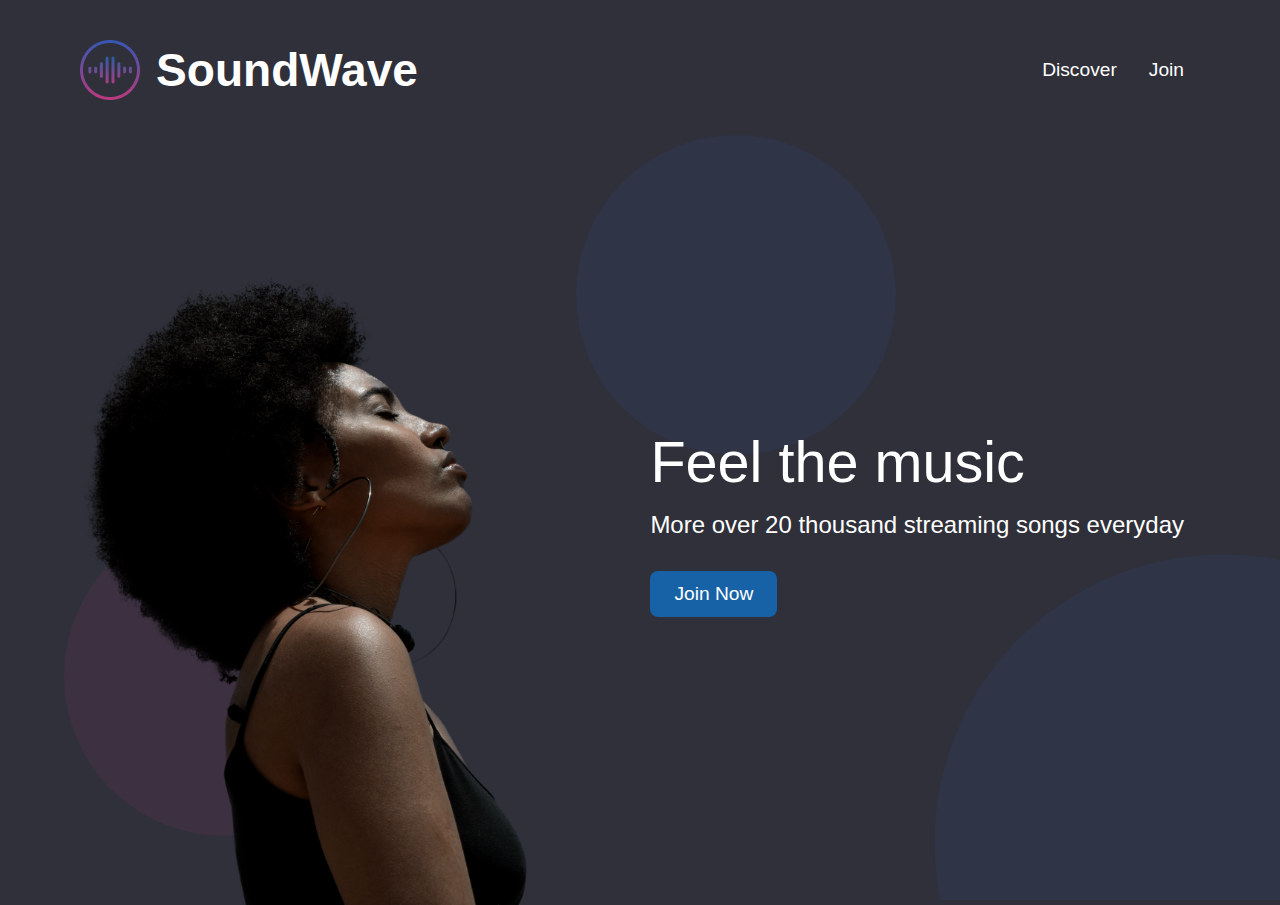
<file: index.html>
<!DOCTYPE html>
<html lang="en">
<head>
    <meta charset="UTF-8">
    <meta name="viewport" content="width=device-width, initial-scale=1.0">
    <meta http-equiv="X-UA-Compatible" content="ie=edge">
    <link rel="stylesheet" type="text/css" href="styles.css">
    <link rel="stylesheet" type="text/css" href="index.css">
    <title>Document</title>
</head>
<body class="container full-height-grow">
    <header>
        <a href="/index.html" class="brand-logo">
            <img src="images/logo.png">
            <h1 class="brand-logo-name">SoundWave</h1>
        </a>
        <nav class="main-nav">
            <ul>
                <li><a href="discover.html">Discover</a></li>
                <li><a href="join.html">Join</a></li>
            </ul>
        </nav>
    </header>
    <section class="home-main-section">
        <div class="img-wrapper">
            <div class="lady-image"></div>
        </div>
        <div class="content-wrapper">
            <h1 class="title">Feel the music</h1>
            <span class="subtitle">More over 20 thousand streaming songs everyday</span>
            <a href="join.html" class="btn">Join Now</a>
        </div>
    </section>
    <div class="home-page-circle-1"></div>
    <div class="home-page-circle-2"></div>
    <div class="home-page-circle-3"></div>
</body>
</html>
</file>
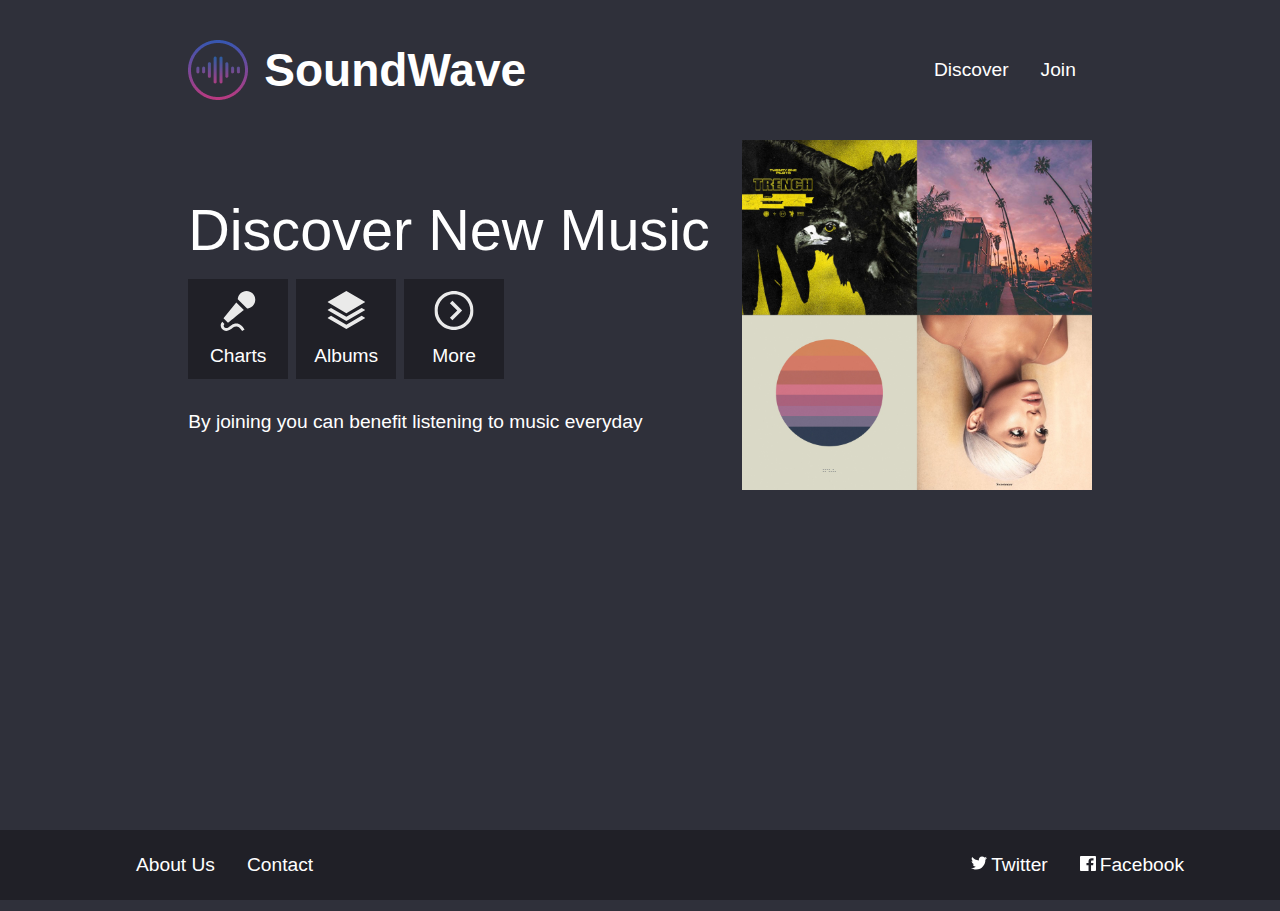
<file: discover.html>
<!DOCTYPE html>
<html lang="en">
<head>
    <meta charset="UTF-8">
    <meta name="viewport" content="width=device-width, initial-scale=1.0">
    <meta http-equiv="X-UA-Compatible" content="ie=edge">
    <link rel="stylesheet" type="text/css" href="discover.css">
    <link rel="stylesheet" type="text/css" href="styles.css">
    <title>Document</title>
</head>
<body class="full-height-grow">
    <div class="container">
        <header>
            <a href="#" class="brand-logo">
                <img src="images/logo.png">
                <h1 class="brand-logo-name">SoundWave</h1>
            </a>
            <nav class="main-nav">
                <ul>
                    <li><a href="discover.html">Discover</a></li>
                    <li><a href="join.html">Join</a></li>
                </ul>
            </nav>
        </header>
        <section class="discover-main-section">
            <div class="content-wrapper">
                <h1 class="title">Discover New Music</h1>
                <div class="icon-section">
                    <div class="icon">
                        <img src="images/microphone.svg">
                        Charts
                    </div>
                    <div class="icon">
                        <img src="images/albums.svg">
                        Albums
                    </div>
                    <div class="icon">
                        <img src="images/more.svg">
                        More
                    </div>
                </div>
                <div>By joining you can benefit listening to music everyday</div>
            </div>
            <image class="covers-image" src="images/covers.jpg">
        </section>
    </div>
    <footer class="main-footer">
        <div class="container">
            <nav class="footer-nav">
                <ul>
                    <li>
                        <a href="#">About Us</h2>
                    </li>
                    <li>
                        <a href="#">Contact</h2>
                    </li>
                </ul>
            </nav>
            <nav class="footer-nav">
                <ul>
                    <li>
                        <a href="#" class="social-media"><img src="images/twitter.svg">Twitter</a>
                    </li>
                    <li>
                        <a href="#" class="social-media"><img src="images/facebook.svg">Facebook</a>
                    </li>
                </ul>
            </nav>
        </div>
    </footer>
</body>
</html>
</file>
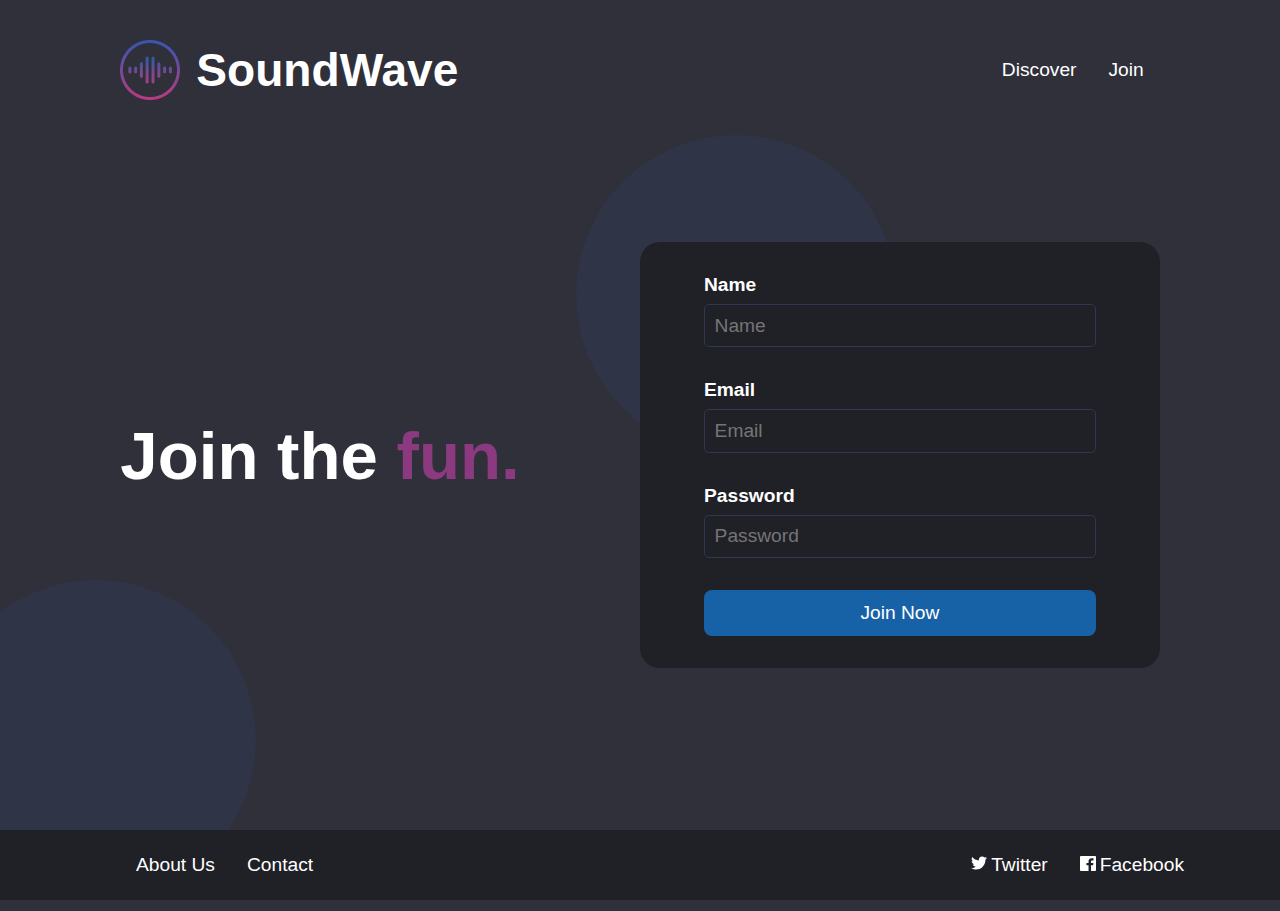
<file: join.html>
<!DOCTYPE html>
<html lang="en">
<head>
    <meta charset="UTF-8">
    <meta name="viewport" content="width=device-width, initial-scale=1.0">
    <meta http-equiv="X-UA-Compatible" content="ie=edge">
    <link rel="stylesheet" type="text/css" href="join.css">
    <link rel="stylesheet" type="text/css" href="styles.css">
    <title>Document</title>
</head>
<body class="full-height-grow">
    <div class="container">
        <header>
            <a href="#" class="brand-logo">
                <img src="images/logo.png">
                <h1 class="brand-logo-name">SoundWave</h1>
            </a>
            <nav class="main-nav">
                <ul>
                    <li><a href="discover.html">Discover</a></li>
                    <li><a href="join.html">Join</a></li>
                </ul>
            </nav>
        </header>
        <section class="join-main-section">
            <h1 class="join-text">Join the <span class="accent-text">fun.</span></h1>
            <form class="join-form">
                <div class="input-group">
                    <label>Name</label>
                    <input type="text" placeholder="Name" required />
                </div>
                <div class="input-group">
                    <label>Email</label>
                    <input type="text" placeholder="Email" required />
                </div>
                <div class="input-group">
                    <label>Password</label>
                    <input type="password" placeholder="Password" required />
                </div>
                <div class="input-group">
                    <button type="submit" class="btn">Join Now</button>
                </div>
            </form>
        </section>
    </div>
    <div class="join-page-circle-1"></div>
    <div class="join-page-circle-2"></div>
    <footer class="main-footer">
        <div class="container">
            <nav class="footer-nav">
                <ul>
                    <li>
                        <a href="#">About Us</h2>
                    </li>
                    <li>
                        <a href="#">Contact</h2>
                    </li>
                </ul>
            </nav>
            <nav class="footer-nav">
                <ul>
                    <li>
                        <a href="#" class="social-media"><img src="images/twitter.svg">Twitter</a>
                    </li>
                    <li>
                        <a href="#" class="social-media"><img src="images/facebook.svg">Facebook</a>
                    </li>
                </ul>
            </nav>
        </div>
    </footer>
</body>
</html>
</file>
<file: styles.css>
*,*::before,*::after{
box-sizing: border-box;
}
body{
    margin:0;
    padding:0;
    background-color:#2F303A;
    color:white;
    font-family:-apple-system, BlinkMacSystemFont, 'Segoe UI', Roboto, Oxygen, Ubuntu, Cantarell, 'Open Sans', 'Helvetica Neue', sans-serif;
    font-size:1.2rem;
    min-height:100vh;
}
.full-height-grow{
    display:flex;
    flex-direction:column;
    flex-grow:1;
}
.brand-logo{
    display:flex;
    text-decoration: none;
    align-items:center;
    font-size:1.2em;
    color:inherit;
}

.brand-logo-name {
    margin-left:1rem;
}
.main-nav ul, .footer-nav ul {
    display:flex;
    list-style:none;
}
.main-nav a, .footer-nav a {
    text-decoration:none;
    color:inherit;
    font-size:1em;
    font-weight:500;
}
.main-nav a{
    padding:1rem;
}
.main-nav a:hover, .footer-nav a:hover {
    color:grey;
}
header,footer {
    display:flex;
    justify-content:space-between;
    align-items:center;
}
header {
    height:140px;
}
footer {
    height:70px;
    background-color: #202027;
    font-weight:bold;
}
.social-media img {
    margin-right:0.25rem;
    width:1rem;
}
.footer-nav li{
    margin:1rem;
}
.main-footer .container{
    display:flex;
    justify-content:space-between;
}
.container{
    max-width: 1200px;
    margin:0 auto;
    padding:0 40px;
    flex-grow:1;
}
.title{
    font-weight:500;
    font-size:3em;
    margin-bottom:1rem;
    margin-top:0;
}
.subtitle{
    font-weight:500;
    font-size:1.25em;
    margin-bottom:2rem;
}
.btn{
    color:white;
    background-color:#1762A7;
    padding:0.75rem 1.5rem;
    text-decoration:none;
    border-radius:0.5rem;
    font-size:1.2rem;
    font-weight:500;
    outline:none;
    border:none;
    cursor:pointer;
}
.btn:hover{
    background-color:#2180d8;
}
.btn:focus{
    background-color:#2796ff;
}
</file>
<file: index.css>
.home-main-section{
    display:flex;
    align-items:stretch;
    justify-content: space-between;
    height:85vh;
    margin:0;
    padding:0;
}
.home-main-section .img-wrapper{
    flex-grow:1;
    flex-direction: column;
    display:flex;
    align-items: stretch;
    justify-content: flex-end;
}
.home-main-section .lady-image{
    background-image:url('images/landing-page-girl.png');
    flex-grow: 1;
    max-height:70vh;
    min-width: 30vw;
    background-size:contain;
    background-repeat:no-repeat;
    background-position:bottom left; 
}
.home-main-section .content-wrapper{
    display: flex;
    flex-direction:column;
    align-self:center;
    align-items:flex-start;
    margin:1rem;
}
@media (max-width:900px){
 .home-main-section .img-wrapper{
     display:none;
 }
 .home-main-section{
     justify-content: center;
 }
}
.home-page-circle-1{
    position:absolute;
    width:25vw;
    height:25vw;
    border-radius:50%;
    background-color:rgb(188,58,128,0.1);
    bottom:5vw;
    left:5vw;
    z-index:-1;
}
.home-page-circle-2{
    position:absolute;
    width:25vw;
    height:25vw;
    border-radius:50%;
    background-color:rgb(52,87,178,0.1);
    top:15vh;
    right:30vw;
    z-index:-1;
}
.home-page-circle-3{
    position:absolute;
    overflow:hidden;
    width:45vw;
    height:45vw;
    bottom:0;
    right:0;
    z-index:-1;
}
.home-page-circle-3::before{
    content:'';
    position:absolute;
    height:100%;
    width:100%;
    background-color:rgb(52,87,178,0.1);
    transform:translate(40%,40%);
    border-radius: 50%;
}
</file>
<file: discover.css>
.discover-main-section{
    display:flex;
    align-items:center;
    justify-content: space-between;
    flex-grow:1;
}
.discover-main-section .covers-image{
    width:30vw;
    margin-left:2rem;
    height:auto;
    max-width:350px;
}
.icon-section{
    display:flex;
}
.icon{
    display:flex;
    flex-direction:column;
    justify-content: space-between;
    align-items:center;
    margin-right:0.5rem;
    padding:0.75rem;
    width:100px;
    height:100px;
    background-color:#202027;
    margin-bottom:2rem;
}
.icon img{
    width:40px;
}
@media (max-width:900px){
    .discover-main-section{
        flex-direction:column;
        justify-content:center; 
    }
    .icon-section{
        justify-content: center;
    }
    .covers-image{
        margin-top:2rem;
        height:30vh;
        width:auto;
    }
}
</file>
<file: join.css>
.join-main-section {
    display:flex;
    justify-content:space-between;
    align-items: center;
    flex-grow: 1;
    height:70vh;
}
.join-text {
    font-size:3.5em;
    font-weight:bold;
    margin:0;
}
.accent-text {
    color:#8C3A80;
}
.join-form {
    background-color:#202027;
    width:50vw;
    max-width:50%;
    padding:2rem 4rem;
    border-radius: 20px;
}
.input-group {
    margin-bottom:2rem;
    display: flex;
    flex-direction:column;
}
.input-group:last-child{
    margin-bottom:0;
}
.input-group label{
    font-weight:bold;
    margin-bottom:0.5rem;
}
.input-group input{
    outline:none;
    background: none;
    border:1px solid#2E3853;
    font-size:1em;
    padding:0.5em;
    color:inherit;
    border-radius:5px;
}
.input-group input:focus {
 border-color:#596da0
}
@media (max-width: 900px){
    .join-main-section{
        flex-direction: column;
        justify-content: center;
    }
    .join-form{
        width: 80vw;
        max-width: inherit;
        margin: 2rem 0;
    }
}

.join-page-circle-2{
    position:absolute;
    width:25vw;
    height:25vw;
    border-radius:50%;
    background-color:rgb(52,87,178,0.1);
    top:15vh;
    right:30vw;
    z-index:-1;
}
.join-page-circle-1{
    position:absolute;
    overflow:hidden;
    width:25vw;
    height:25vw;
    bottom:0;
    left:0;
    z-index:-1;
}
.join-page-circle-1::before{
    content:'';
    position:absolute;
    height:100%;
    width:100%;
    background-color:rgb(52,87,178,0.1);
    transform:translateX(-20%);
    border-radius: 50%;
}
</file>
